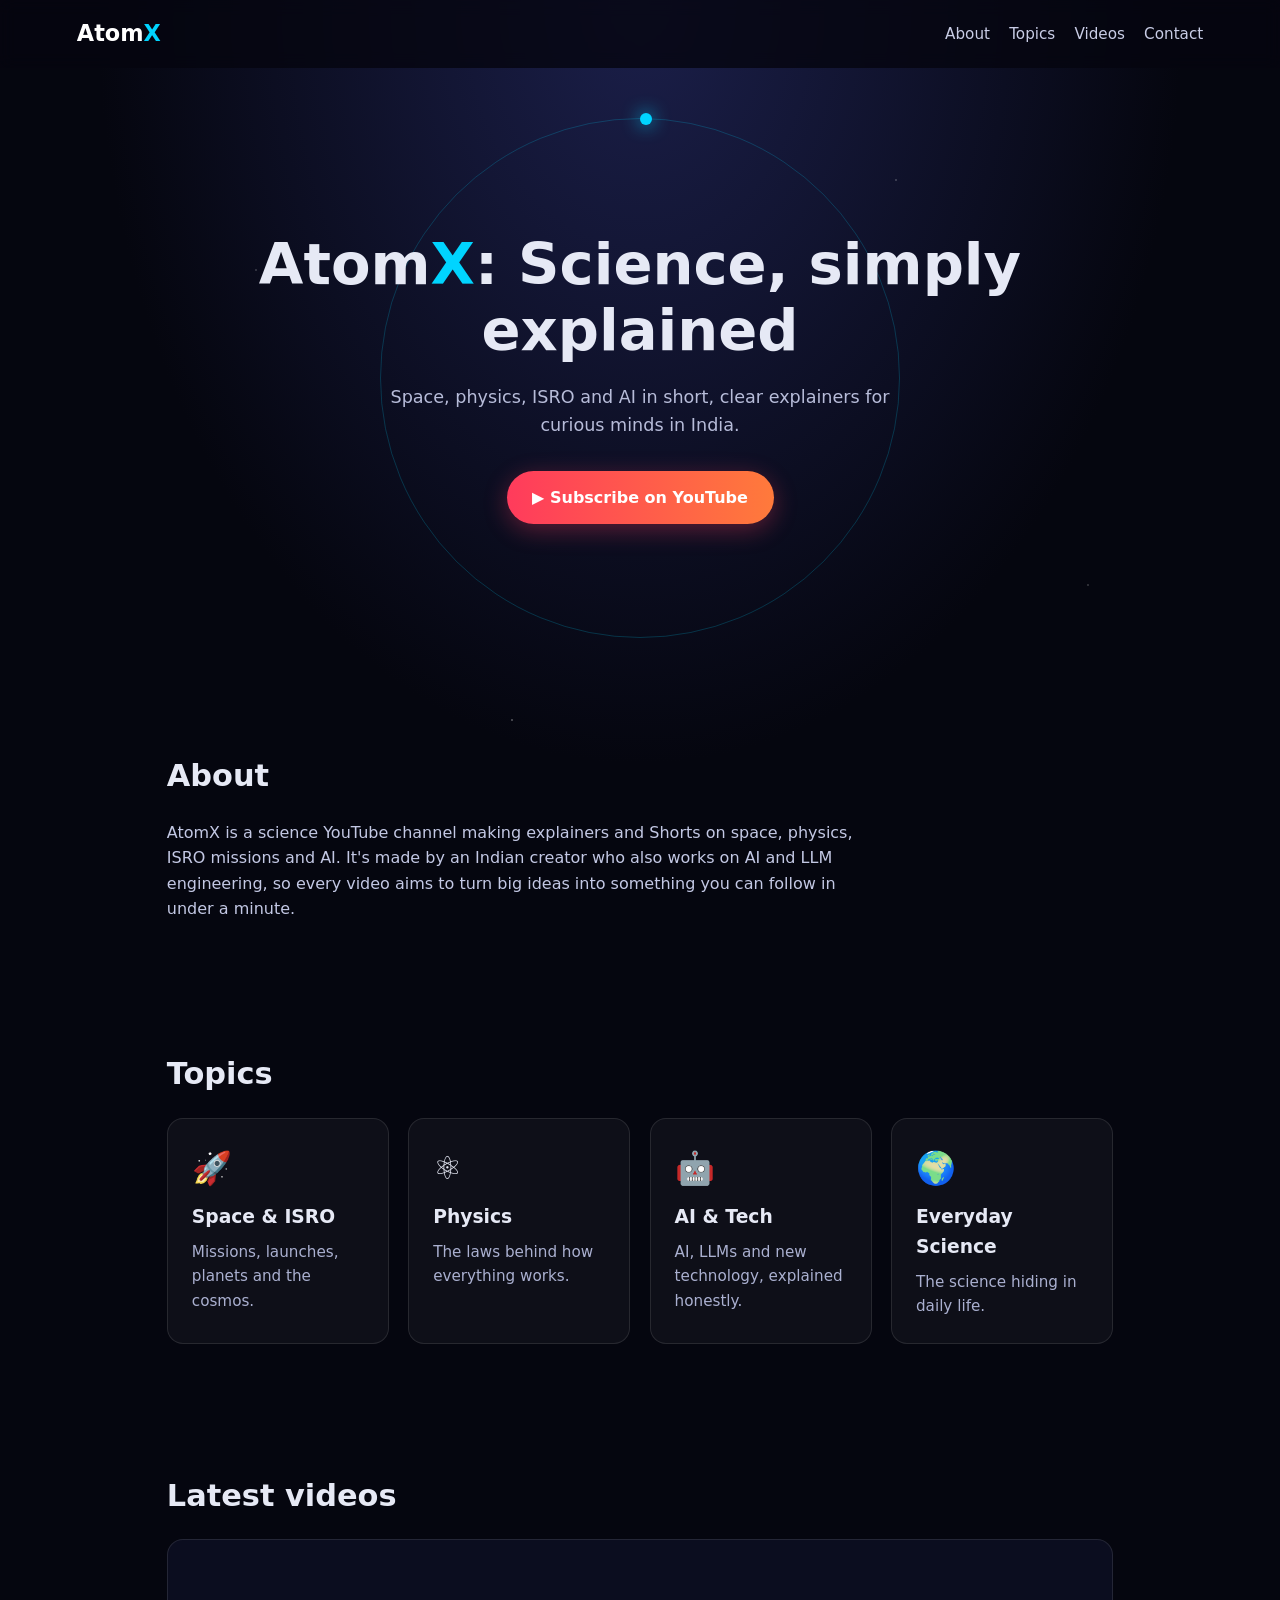
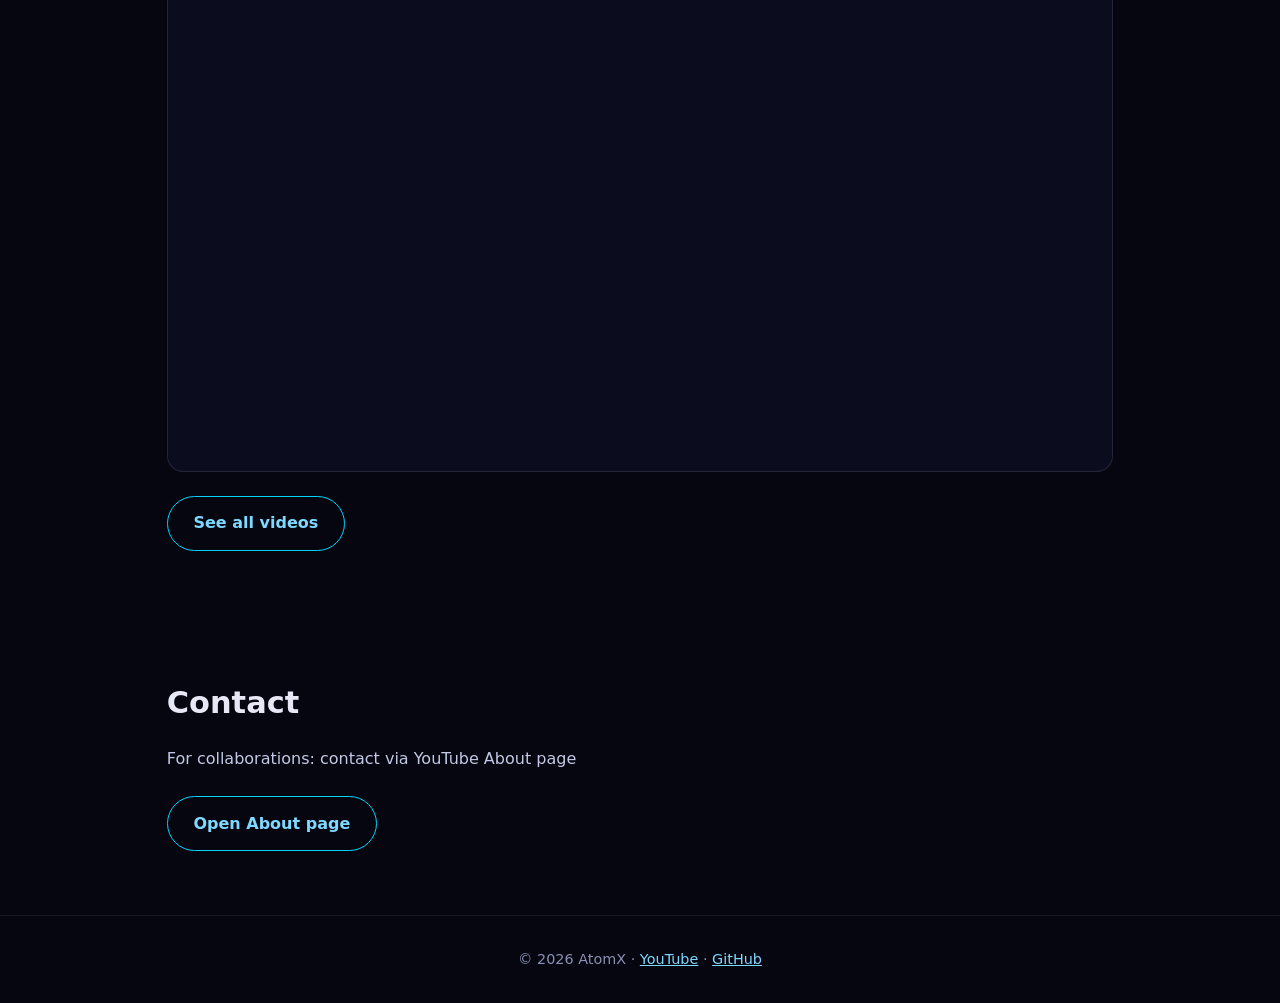
<file: index.html>
<!DOCTYPE html>
<html lang="en"><head><meta charset="UTF-8"><meta name="viewport" content="width=device-width,initial-scale=1">
<title>AtomX: Science, simply explained</title>
<meta name="description" content="AtomX: science explainers and Shorts on space, physics, ISRO and AI, made for Indian viewers.">
<link rel="stylesheet" href="style.css"></head>
<body>
<nav><a class="logo" href="#">Atom<span>X</span></a><div class="links"><a href="#about">About</a><a href="#topics">Topics</a><a href="#videos">Videos</a><a href="#contact">Contact</a></div></nav>
<header class="hero"><div class="orbit"></div>
<h1>Atom<span>X</span>: Science, simply explained</h1>
<p>Space, physics, ISRO and AI in short, clear explainers for curious minds in India.</p>
<a class="btn" href="https://youtube.com/@atomx-2?sub_confirmation=1" target="_blank" rel="noopener">▶ Subscribe on YouTube</a></header>
<section id="about"><h2>About</h2><p>AtomX is a science YouTube channel making explainers and Shorts on space, physics, ISRO missions and AI. It's made by an Indian creator who also works on AI and LLM engineering, so every video aims to turn big ideas into something you can follow in under a minute.</p></section>
<section id="topics"><h2>Topics</h2><div class="grid">
<div class="card"><div class="ic">🚀</div><h3>Space &amp; ISRO</h3><p>Missions, launches, planets and the cosmos.</p></div>
<div class="card"><div class="ic">⚛️</div><h3>Physics</h3><p>The laws behind how everything works.</p></div>
<div class="card"><div class="ic">🤖</div><h3>AI &amp; Tech</h3><p>AI, LLMs and new technology, explained honestly.</p></div>
<div class="card"><div class="ic">🌍</div><h3>Everyday Science</h3><p>The science hiding in daily life.</p></div></div></section>
<section id="videos"><h2>Latest videos</h2>
<div class="video"><iframe src="https://www.youtube.com/embed/videoseries?list=UUEzM_Ndn0A7KZ6sKXA2Wz9g" title="AtomX latest uploads" allowfullscreen loading="lazy"></iframe></div>
<a class="btn ghost" href="https://youtube.com/@atomx-2/videos" target="_blank" rel="noopener">See all videos</a></section>
<section id="contact"><h2>Contact</h2><p>For collaborations: contact via YouTube About page</p>
<a class="btn ghost" href="https://youtube.com/@atomx-2/about" target="_blank" rel="noopener">Open About page</a></section>
<footer>© 2026 AtomX · <a href="https://youtube.com/@atomx-2" target="_blank" rel="noopener">YouTube</a> · <a href="https://github.com/himanshu230788" target="_blank" rel="noopener">GitHub</a></footer>
</body></html>
</file>
<file: style.css>
*{box-sizing:border-box;margin:0;padding:0}
body{font-family:system-ui,-apple-system,"Segoe UI",Roboto,sans-serif;color:#e6e9f5;line-height:1.6;background-color:#05060f;
background-image:radial-gradient(1px 1px at 20% 30%,#fff8,transparent),radial-gradient(1px 1px at 70% 20%,#fff9,transparent),radial-gradient(1.5px 1.5px at 40% 80%,#fff7,transparent),radial-gradient(1px 1px at 85% 65%,#fff8,transparent),radial-gradient(ellipse at top,#1b1f4a 0%,#05060f 60%);background-attachment:fixed}
a{color:#7fd8ff}
span{color:#00d4ff}
nav{display:flex;justify-content:space-between;align-items:center;padding:1rem 6%;position:sticky;top:0;background:#05060fcc;backdrop-filter:blur(8px);z-index:9}
.logo{font-weight:800;font-size:1.4rem;color:#fff;text-decoration:none}
.links a{margin-left:1.2rem;text-decoration:none;color:#c9cde6;font-size:.95rem}
.hero{min-height:min(80vh,620px);display:flex;flex-direction:column;justify-content:center;align-items:center;text-align:center;padding:4rem 6%;position:relative;overflow:hidden}
.orbit{position:absolute;width:520px;height:520px;border:1px solid #00d4ff33;border-radius:50%;animation:spin 30s linear infinite}
.orbit:after{content:"";position:absolute;top:-6px;left:50%;width:12px;height:12px;border-radius:50%;background:#00d4ff;box-shadow:0 0 18px #00d4ff}
@keyframes spin{to{transform:rotate(360deg)}}
h1{font-size:clamp(2rem,6vw,3.6rem);line-height:1.15;max-width:800px;position:relative}
.hero p{max-width:560px;margin:1.2rem 0 2rem;color:#b7bcd9;font-size:1.1rem;position:relative}
.btn{display:inline-block;background:linear-gradient(90deg,#ff3b5c,#ff7a3b);color:#fff;padding:.85rem 1.6rem;border-radius:999px;font-weight:700;text-decoration:none;position:relative;box-shadow:0 6px 24px #ff3b5c55}
.btn.ghost{background:none;border:1px solid #00d4ff;box-shadow:none;color:#7fd8ff;margin-top:1.5rem}
section{padding:4rem 6%;max-width:1100px;margin:auto}
h2{font-size:1.9rem;margin-bottom:1.2rem}
section>p{color:#c3c8e4;max-width:720px}
.grid{display:grid;grid-template-columns:repeat(auto-fit,minmax(200px,1fr));gap:1.2rem}
.card{background:#ffffff0a;border:1px solid #ffffff1a;border-radius:16px;padding:1.5rem;transition:.25s}
.card:hover{transform:translateY(-4px);border-color:#00d4ff88}
.ic{font-size:2rem}.card h3{margin:.5rem 0}.card p{color:#aab0d0;font-size:.95rem}
.video{position:relative;aspect-ratio:16/9;border-radius:16px;overflow:hidden;border:1px solid #ffffff1a;background:#0b0d1f}
.video iframe{width:100%;height:100%;border:0}
footer{text-align:center;padding:2rem;color:#8a90b3;border-top:1px solid #ffffff14;font-size:.9rem}
@media(max-width:600px){.links{display:none}.orbit{width:320px;height:320px}section{padding:3rem 6%}}
</file>
